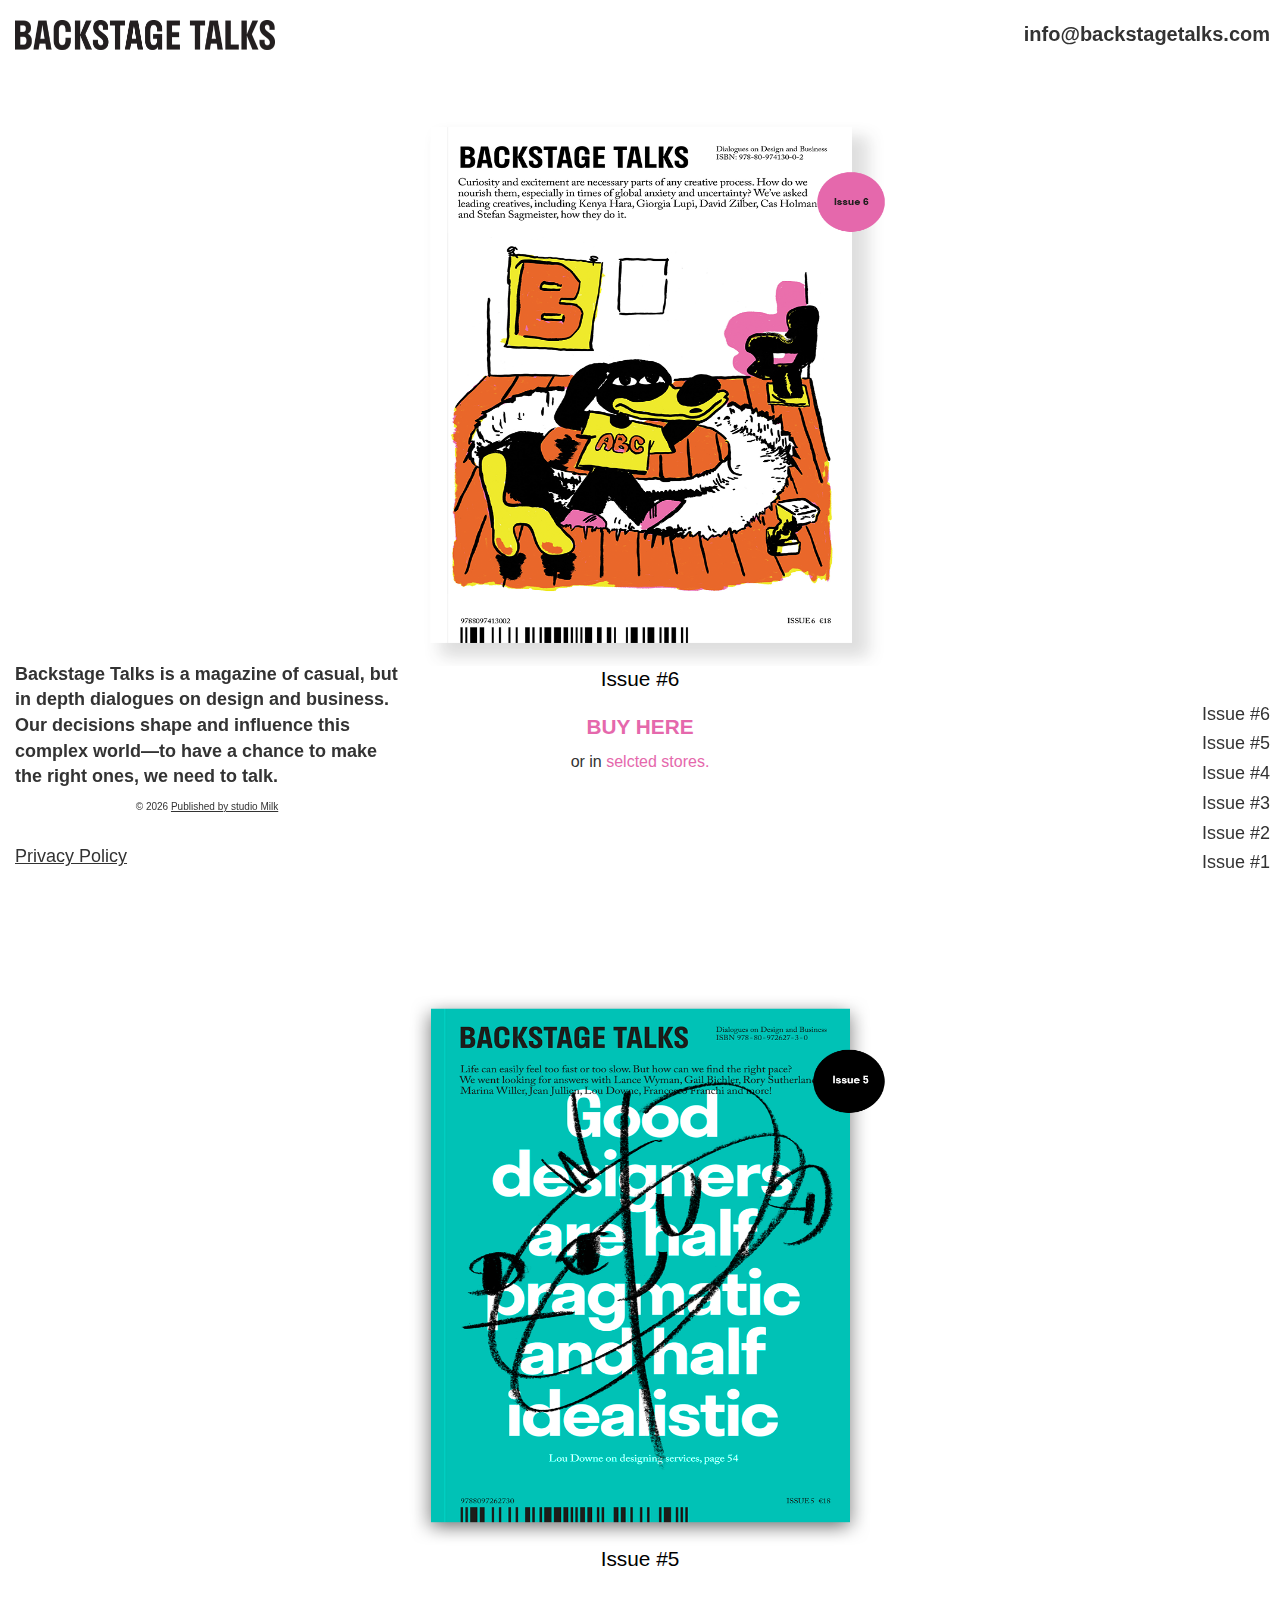
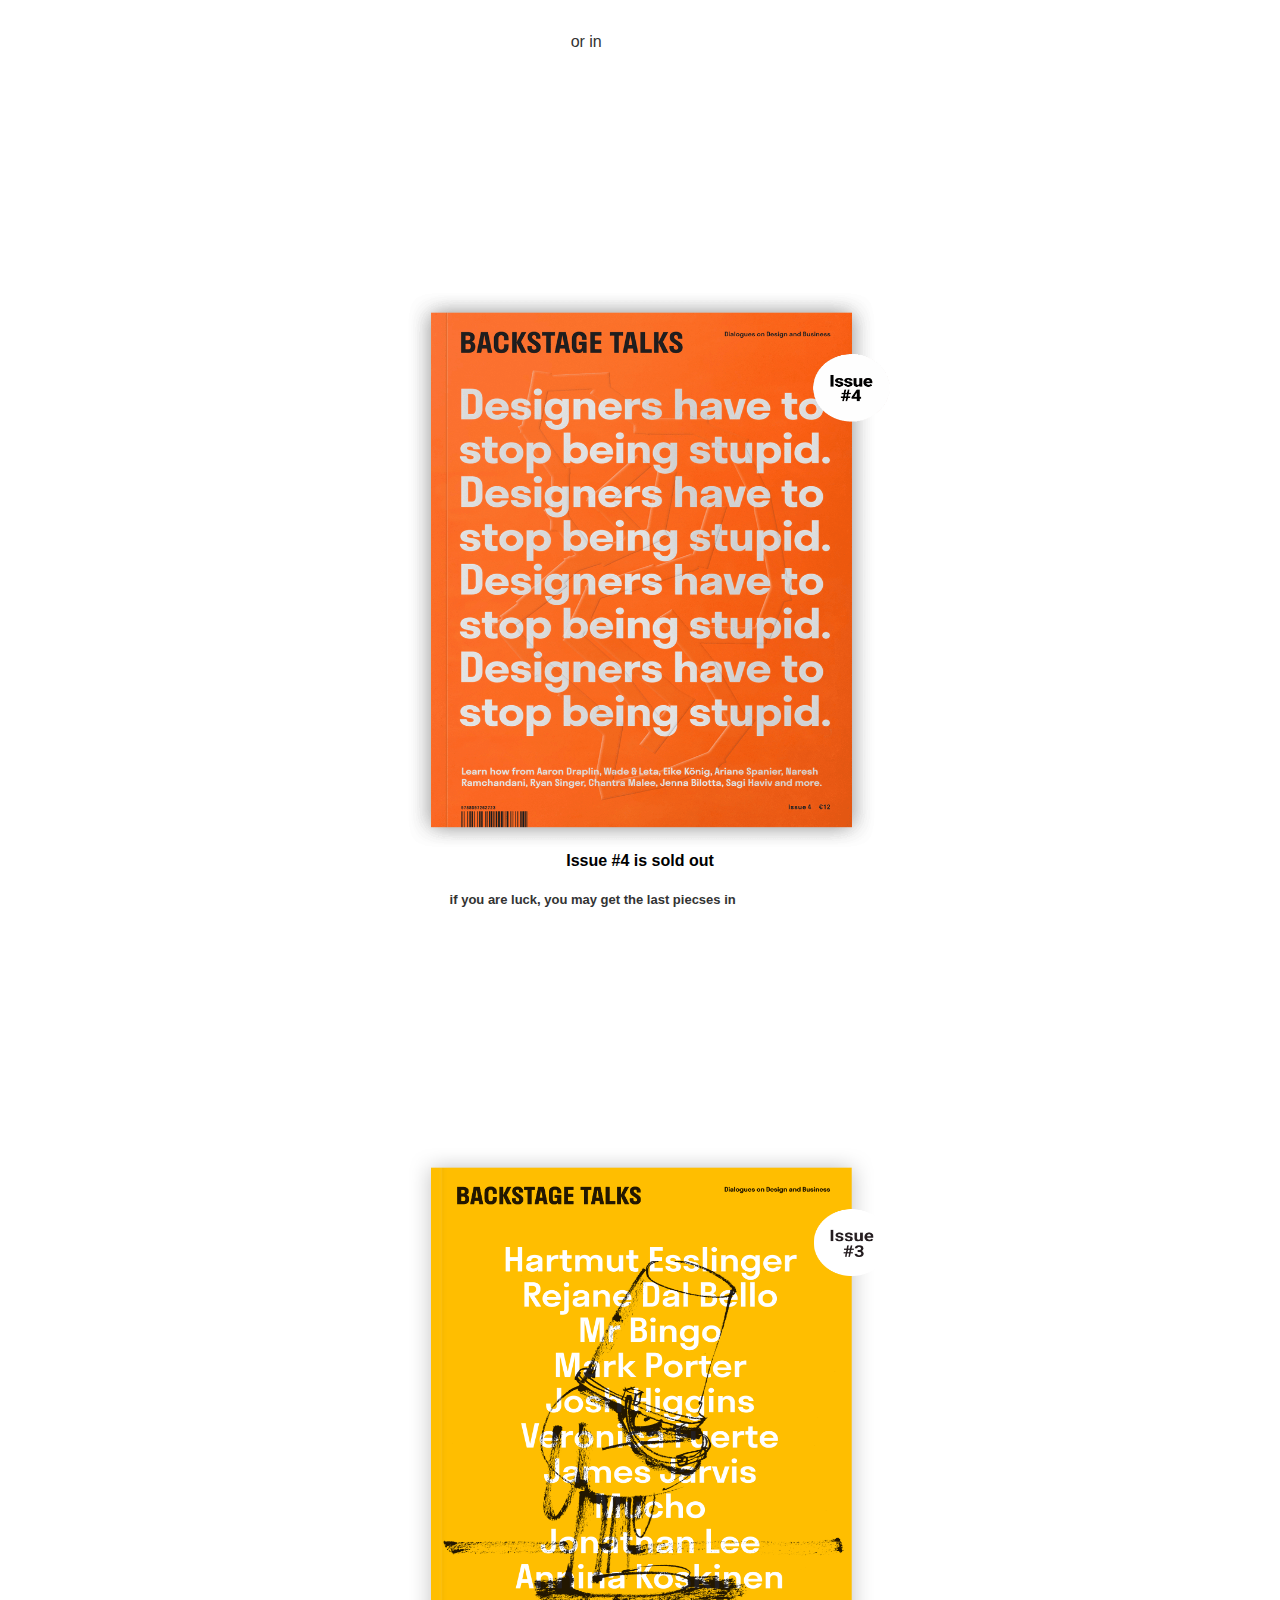
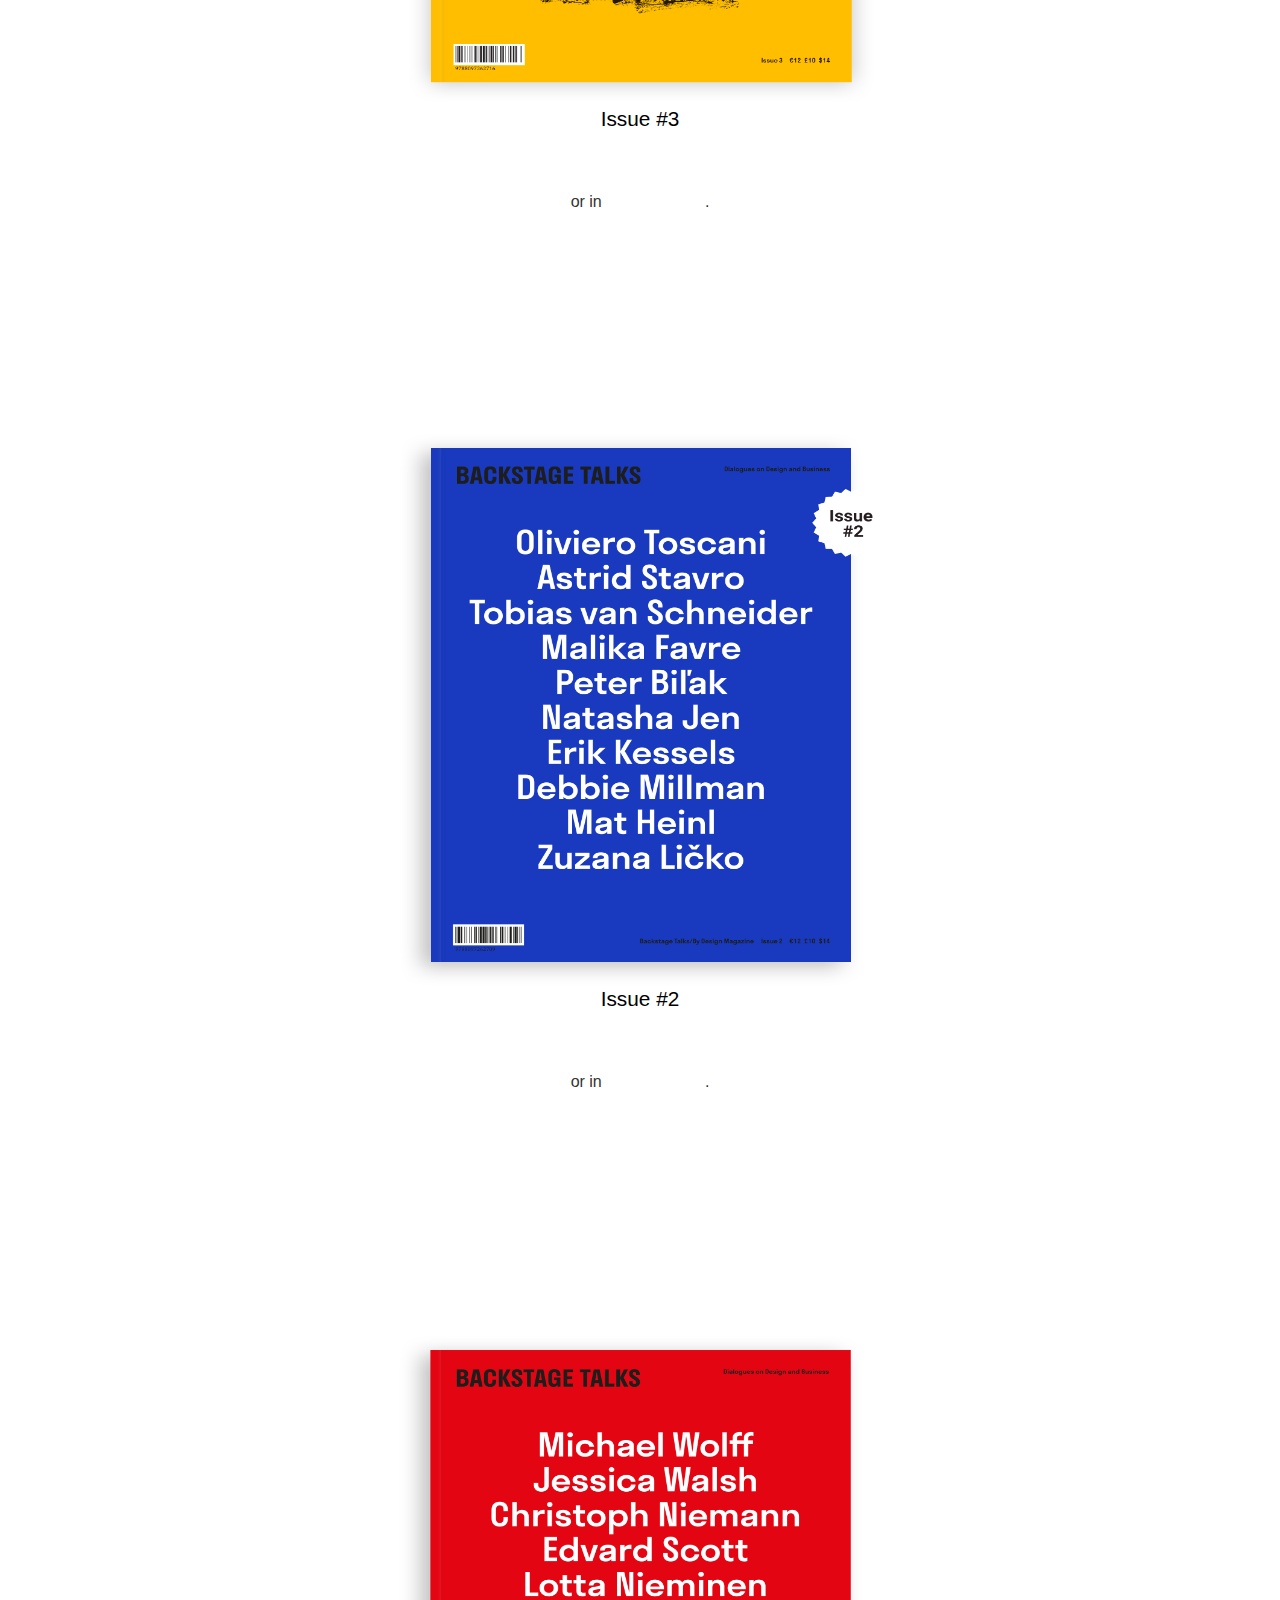
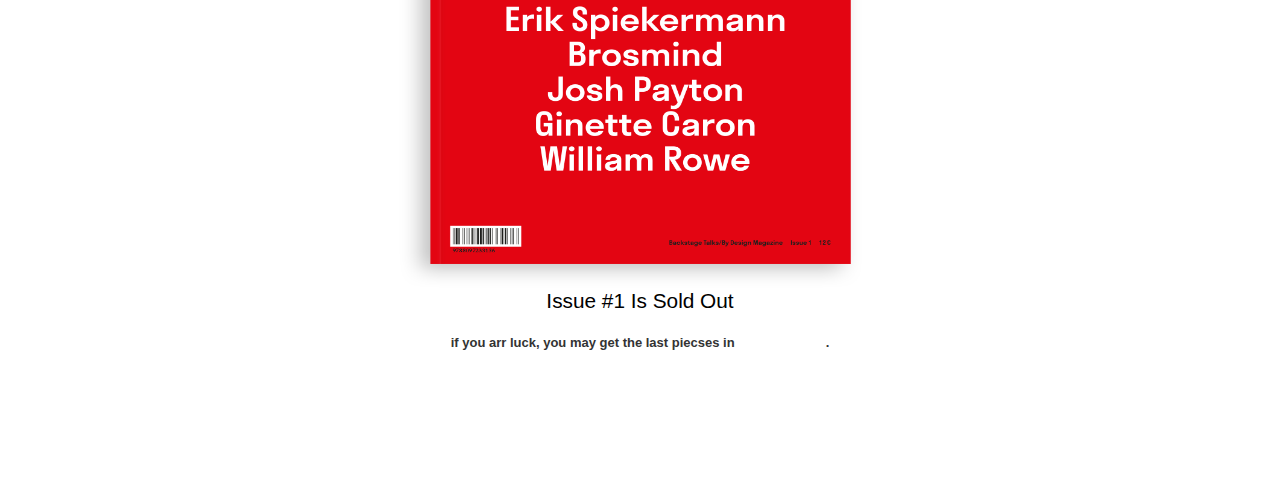
<file: BackgroundColor/index.html>
<!DOCTYPE html>
<html lang="en">
<head>
    <meta charset="UTF-8">
    <meta http-equiv="X-UA-Compatible" content="IE=edge">
    <meta name="viewport" content="width=device-width, initial-scale=1.0">
    <title>BackGround scroll</title>
    <link rel="stylesheet" href="./main.css">
    <link rel="stylesheet" href="./css/all.css">
</head>
<body>
    <div class="logo" id="logo">
        <img src="./images/logo.png" alt="" class="logo__image">
    </div>
    <section class="main-container">

        <section class="section1" id="six">
            <div class="img">
                <img src="./images/backstagetalks_cover_issue_6.png" alt="" class="img__images">
            </div>
            <button class="section1__tag">
                issue #6
            </button>
            <li class="section1__buy"><a href="#">BUY HERE</a></li>
            <li class="link-item"> or in <a href="#" class="links">selcted stores.</a></li>
        </section>

        <section class="section1" id="five">
            <div class="img">
                <img src="./images/backstagetalks_cover_issue_5.png" alt="" class="img__images">
            </div>
            <button class="section1__tag ">
                issue #5
            </button>
            <li class="section1__buy1"><a href="#">BUY HERE</a></li>
            <li class="link-item5"> or in <a href="#" class="links1">selcted stores.</a></li>
        </section>
        
        <section class="section1" id="four">
            <div class="img">
                <img src="./images/backstagetalks_cover_issue_4.png" alt="" class="img__images">
            </div>
            <button class="section1__tag2">
                Issue #4 is sold out
            </button>
            <!-- <li class="section1__buy"><a href="#">BUY HERE</a></li> -->
            <li class="link-item section1__item1"> if you are luck, you may get the last piecses in
                <a href="#" class="links1">selcted stores.</a>
            </li>
        </section>
        
        <section class="section1" id="three">
            <div class="img">
                <img src="./images/backstagetalks_cover_issue_3.png" alt="" class="img__images">
            </div>
            <button class="section1__tag">
                issue #3
            </button>
            <li class="section1__buy1"><a href="#">BUY HERE</a></li>
            <li class="link-item"> or in <a href="#" class="links1">selcted stores</a>.</li>
        </section>
        
        <section class="section1" id="two">
            <div class="img">
                <img src="./images/backstagetalks_cover2017.png" alt="" class="img__images">
            </div>
            <button class="section1__tag">
                issue #2
            </button>
            <li class="section1__buy1"><a href="#">BUY HERE</a></li>
            <li class="link-item"> or in <a href="#" class="links1">selcted stores</a>.</li>
        </section>

        <section class="section1" id="one">
            <div class="img">
                <img src="./images/backstagetalks_cover2016_n.png" alt="" class="img__images">
            </div>
            <button class="section1__tag">
                issue #1 is sold out
            </button>
            <li class="section1__item3"> if you arr luck, you may get the last piecses in
                <a href="#" class="links1">selcted stores</a>.
            </li>
        </section>
    </section>

    <div class="parag">
        <p class="parag__p">
            Backstage Talks is a magazine of casual, but in depth dialogues on design and business. Our decisions shape and influence this complex world—to have a chance to make the right ones, we need to talk.
        </p>
        <li class="li">&copy; <span class="date"> </span>
            <a href="#">Published by studio Milk</a>
        </li>
        <li class="href"><a  href="#">Privacy Policy</a></li>
    </div>

    <a class="back-to-top" href="#logo">
        <i class= "fas fa-arrow-up"></i>
    </a>
    
     
    <li class="email">
        <a href="#">info@backstagetalks.com</a>
    </li>
    <div class="markdown">
        <ul class="mark-down">
            <li><a class="scroll-link" href="#six">Issue #6</a></li>
            <li><a class="scroll-link" href="#five">Issue #5</a></li>
            <li><a class="scroll-link" href="#four">Issue #4</a></li>
            <li><a class="scroll-link" href="#three">Issue #3</a></li>
            <li><a class="scroll-link" href="#two">Issue #2</a></li>
            <li><a class="scroll-link" href="#one">Issue #1</a></li>
        </ul>
    </div>
    
    <!-- functionality with Javascript -->
    <script src="./scripts/script.js"></script>
</body>
</html>
</file>
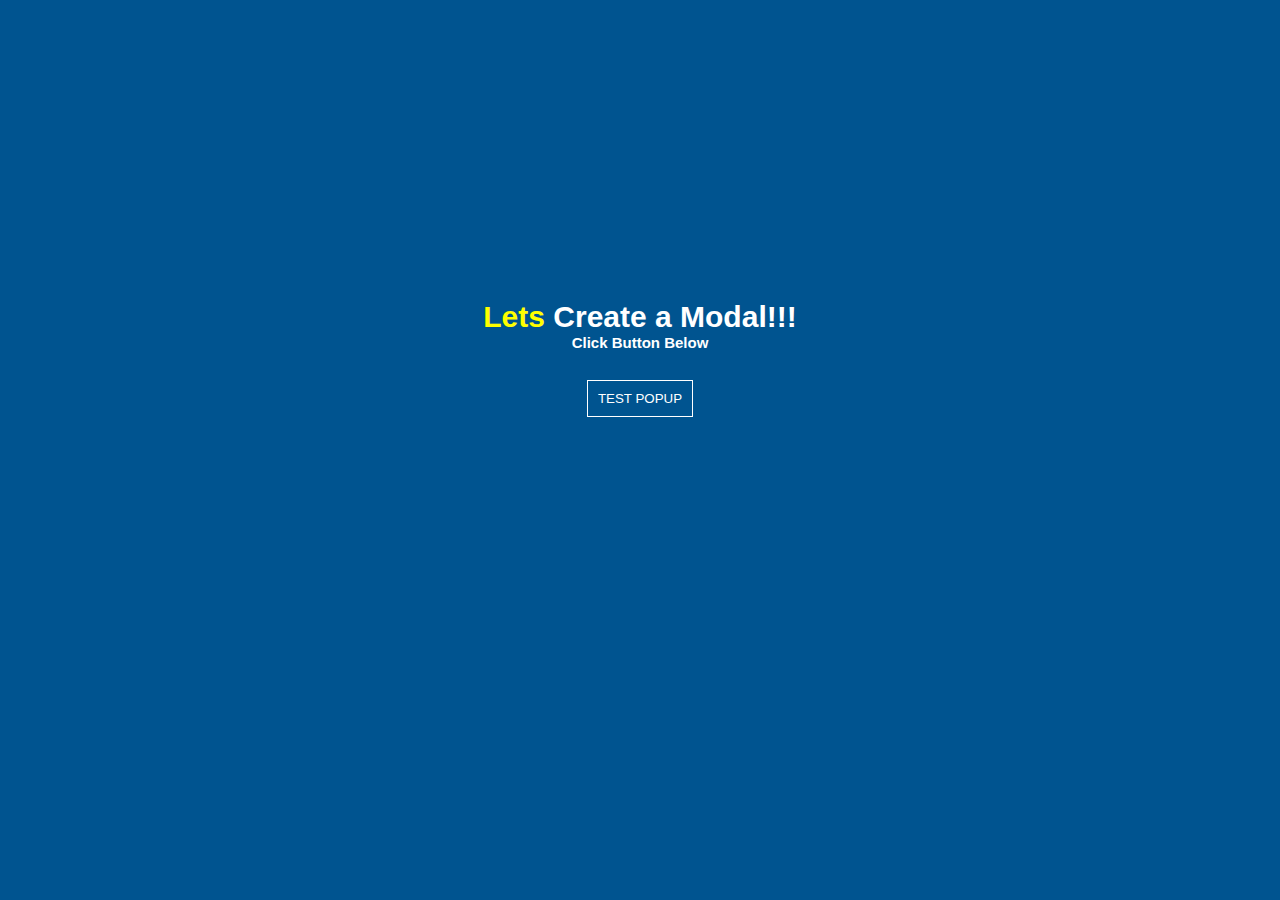
<file: MODULA/index.html>
<!DOCTYPE html>
<html lang="en">

<head>
    <meta charset="UTF-8">
    <meta http-equiv="X-UA-Compatible" content="IE=edge">
    <meta name="viewport" content="width=device-width, initial-scale=1.0">
    <title>Modula Tutorial</title>
    <link rel="stylesheet" href="./styles.css">
</head>

<body class="mod">
    <div class="headerr">
        <h1 class="modula"><span> Lets</span> Create a Modal!!!</h1>
        <p class="click">click Button Below</p>
    </div>

    <section class="section1">
        <div class="container">
            <form>
                <button class="btn">TEST POPUP</button>
            </form>
        </div>
    </section>

    <div class="modulapopup">
        <div class="modula-content">
            <span class="close">&times;</span>
            <h1>hello World!!!</h1>
            <hr>
            <span class="popup">
                Lorem ipsum dolor sit amet consectetur adipisicing
                elit. Porro, magni! Facilis quo neque corporis fugit
                quibusdam dignissimos, illum consequatur illo sapiente
                excepturi soluta id? Adipisci totam corporis, in, eius nesciunt nostrum officiis deserunt voluptas quas
                quasi facilis illum officia cupiditate vero animi dignissimos numquam.
                Sint asperiores vel nostrum possimus veniam.
            </span>
        </div>
    </div>

    <script src="script.js"></script>
</body>

</html>
</file>
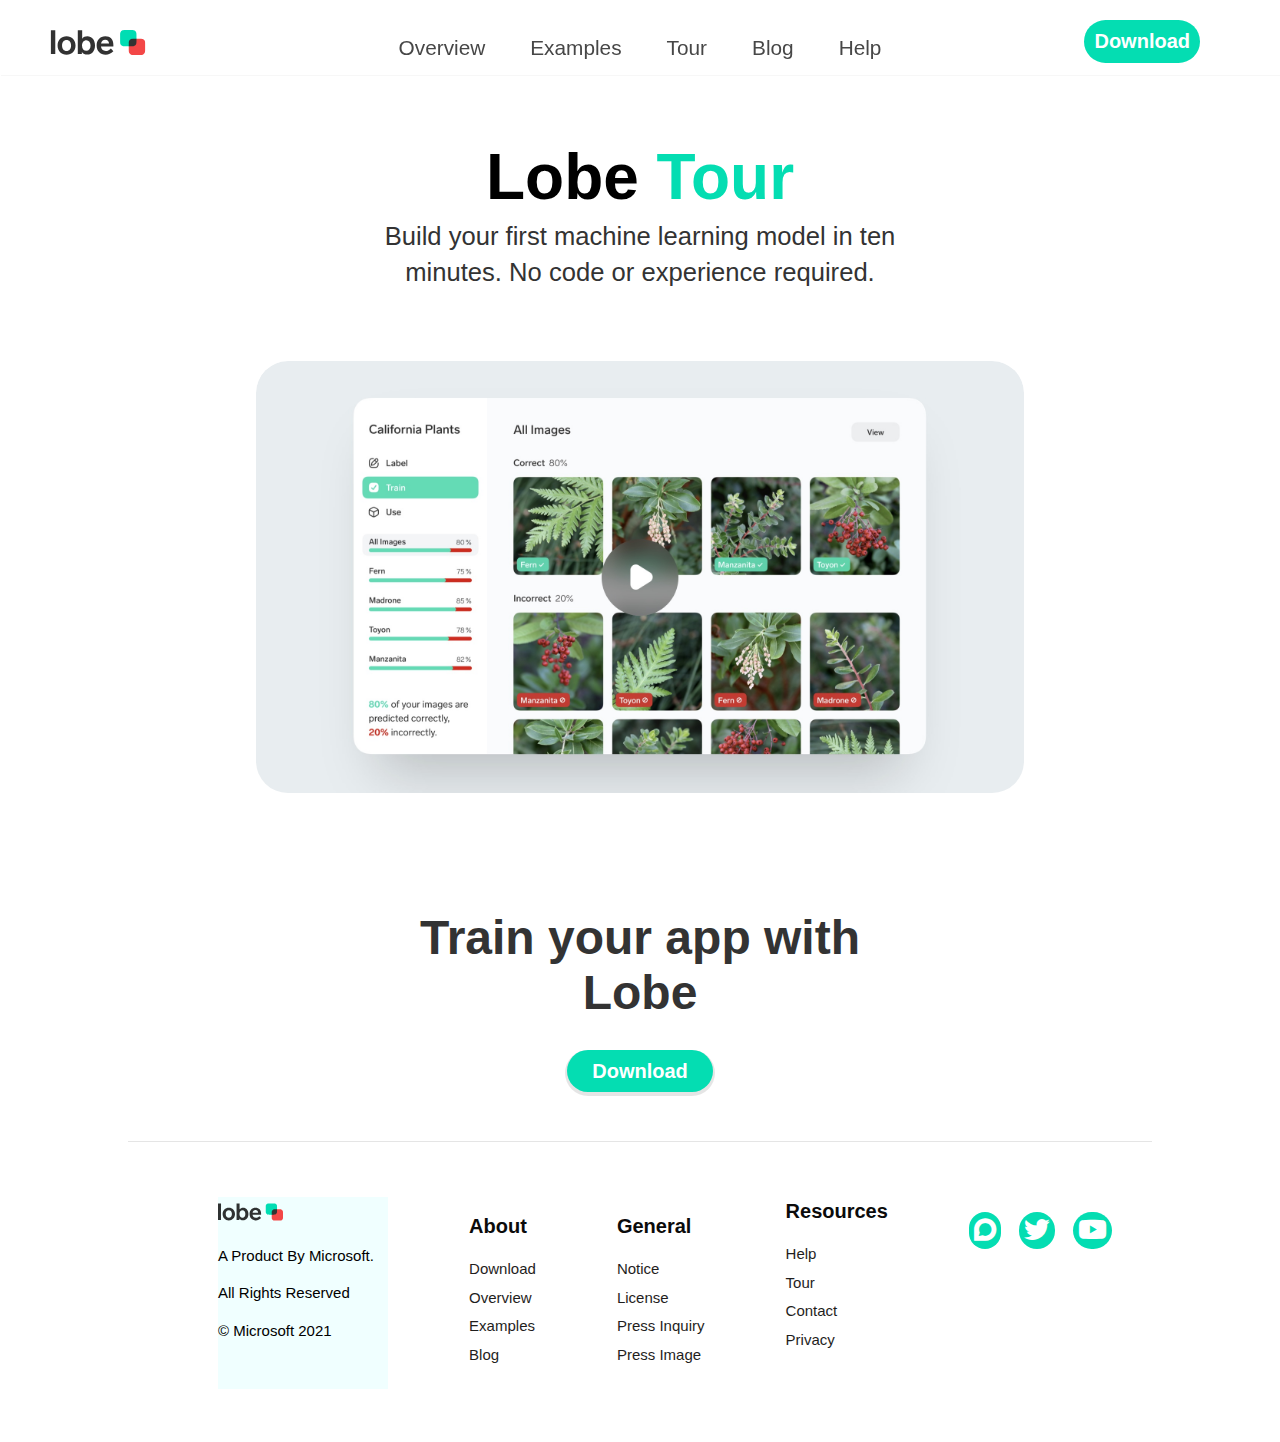
<file: project3/index.html>
<!DOCTYPE html>
<html lang="en">

<head>
    <meta charset="UTF-8">
    <meta http-equiv="X-UA-Compatible" content="IE=edge">
    <meta name="viewport" content="width=device-width, initial-scale=1.0">
    <title>Lobe Tour | Match</title>
    <link rel="stylesheet" href="./styles/style.css">
    <link rel="stylesheet" href="./styles/header.css">
    <link rel="stylesheet" href="./styles/footer.css">
    <link rel="stylesheet" href="./css/all.css">
</head>

<body>
    <div class="header">
        <header>
            <svg width="196px" height="25px" viewBox="0 0 196 52" version="1.1" xmlns="http://www.w3.org/2000/svg">
                <defs>
                    <path d="M14.7318403,-3.55271368e-15 L23.7444592,
            -3.13837756e-15 C27.3105342,-3.7934549e-15 28.6036791,
            0.371302445 29.9073828,1.06853082 C31.2110865,
            1.76575919 32.2342408,2.78891348 32.9314692,
            4.09261719 C33.6286976,5.39632089 34,6.68946584 34,
            10.2555408 L34,23.7444592 C34,27.3105342 33.6286976,
            28.6036791 32.9314692,29.9073828 C32.2342408,
            31.2110865 31.2110865,32.2342408 29.9073828,
            32.9314692 C28.6036791,33.6286976 27.3105342,
            34 23.7444592,34 L10.2555408,34 C6.68946584,
            34 5.39632089,33.6286976 4.09261719,32.9314692 C2.78891348,
            32.2342408 1.76575919,31.2110865 1.06853082,
            29.9073828 C0.371302445,28.6036791 -1.02954229e-16,
            27.3105342 1.77192988e-16,23.7444592 L0,
            15.0409072 L0,15.0409072 L14.7318403,-3.55271368e-15 Z" id="header-logo-path-1">
                    </path>
                    <path d="M10.2555408,-3.9670498e-15 L23.7444592,
            -3.13837756e-15 C27.3105342,-3.7934549e-15 28.6036791,
            0.371302445 29.9073828,1.06853082 C31.2110865,
            1.76575919 32.2342408,2.78891348 32.9314692,
            4.09261719 C33.6286976,5.39632089 34,6.68946584 34,
            10.2555408 L34,19 L34,19 L19.5,34 L10.2555408,
            34 C6.68946584,34 5.39632089,33.6286976 4.09261719,
            32.9314692 C2.78891348,32.2342408 1.76575919,
            31.2110865 1.06853082,29.9073828 C0.371302445,
            28.6036791 1.60494146e-16,27.3105342 -2.76224082e-16,
            23.7444592 L2.76224082e-16,10.2555408 C-1.60494146e-16,
            6.68946584 0.371302445,5.39632089 1.06853082,
            4.09261719 C1.76575919,2.78891348 2.78891348,
            1.76575919 4.09261719,1.06853082 C5.39632089,
            0.371302445 6.68946584,-3.31197246e-15 10.2555408,
            -3.9670498e-15 Z" id="header-logo-path-3">
                    </path>
                    <path d="M33.999,18 L34,23.7444592 C34,
            27.3105342 33.6286976,28.6036791 32.9314692,
            29.9073828 C32.2342408,31.2110865 31.2110865,
            32.2342408 29.9073828,32.9314692 C28.6036791,
            33.6286976 27.3105342,34 23.7444592,34 L18,
            34 L18,28.2555408 C18,24.6894658 18.3713024,
            23.3963209 19.0685308,22.0926172 C19.7657592,
            20.7889135 20.7889135,19.7657592 22.0926172,
            19.0685308 C23.3963209,18.3713024 24.6894658,
            18 28.2555408,18 L33.999,18 Z" id="header-logo-path-5">
                    </path>
                </defs>
                <g stroke="none" stroke-width="1" fill="none" fill-rule="evenodd">
                    <g>
                        <path d="M9.13638752,50.1738853 L9.13638752,
            0.275153484 L-4.54747351e-13,0.275153484 L-4.54747351e-13,
            50.1738853 L9.13638752,50.1738853 Z M32.6507879,
            51.2983638 C43.4738931,51.2983638 51.2749625,
            43.5675744 51.2749625,32.1822299 C51.2749625,
            20.7968855 43.4738931,13.066096 32.6507879,
            13.066096 C21.7574028,13.066096 13.9563335,
            20.7968855 13.9563335,32.1822299 C13.9563335,
            43.5675744 21.7574028,51.2983638 32.6507879,
            51.2983638 Z M32.6507879,43.5675744 C26.9581157,
            43.5675744 23.2332808,39.1399404 23.2332808,
            32.1822299 C23.2332808,25.3650792 26.9581157,
            20.7968855 32.6507879,20.7968855 C38.2731802,
            20.7968855 41.9980152,25.3650792 41.9980152,
            32.1822299 C41.9980152,39.1399404 38.2731802,
            43.5675744 32.6507879,43.5675744 Z M75.8435614,
            51.157804 C84.979949,51.157804 91.7970997,
            43.7081342 91.7970997,32.1822299 C91.7970997,
            20.7968855 85.1205088,13.2066558 75.9138414,
            13.2066558 C71.2753677,13.2066558 67.6910926,
            14.8230936 65.0907361,18.0559692 L65.0907361,
            0.275153484 L55.9543486,0.275153484 L55.9543486,
            50.1738853 L64.458217,50.1738853 L64.458217,
            45.6056916 C66.9882935,49.3305265 70.7834084,
            51.157804 75.8435614,51.157804 Z M73.7351643,
            43.2161748 C68.4641715,43.2161748 64.7393366,
            38.9993806 64.7393366,32.1822299 C64.7393366,
            25.4353591 68.4641715,21.0780051 73.8054442,
            21.0780051 C79.1467169,21.0780051 82.5201523,
            25.4353591 82.5201523,32.1822299 C82.5201523,
            38.9291007 79.0061571,43.2161748 73.7351643,
            43.2161748 Z M113.976182,51.2983638 C120.090534,
            51.2983638 124.939847,49.4008064 130,44.2703734 L124.869567,
            38.6479811 C122.62061,40.5455385 120.793333,
            41.8105768 119.317455,42.5133758 C117.911857,
            43.2161748 116.225139,43.5675744 114.187022,
            43.5675744 C108.21323,43.5675744 104.910074,
            40.1238591 104.066715,34.5717466 L129.85944,
            34.5717466 C129.92972,33.5175481 130,32.3227897 130,
            30.9874715 C130,19.7426869 123.955928,13.066096 113.203103,
            13.066096 C102.028598,13.066096 95.1411676,21.2185649 95.1411676,
            32.3930696 C95.1411676,43.848694 102.379998,51.2983638 113.976182,
            51.2983638 Z M121.074452,28.0357156 L104.277555,
            28.0357156 C105.331754,23.1864022 108.21323,20.2346462 112.921983,
            20.2346462 C117.771297,20.2346462 120.723053,23.1864022 121.074452,
            28.0357156 Z" fill-opacity="0.80345826" fill="#000000" fill-rule="nonzero"></path>
                        <g transform="translate(144.000000, 
            0.000000)">
                            <g transform="translate(18.000000, 18.000000)">
                                <mask fill="white">
                                    <use xlink:href="#header-logo-path-1"></use>
                                </mask>
                                <use fill="#F34747" fill-rule="nonzero" transform="translate(17.000000,
                 17.000000) rotate(-360.000000) translate(-17.000000, -17.000000) " xlink:href="#header-logo-path-1">
                                </use>
                            </g>
                            <g>
                                <mask fill="white">
                                    <use xlink:href="#header-logo-path-3"></use>
                                </mask>
                                <use fill="#00DDB3" fill-rule="nonzero" transform="translate(17.000000, 
                    17.000000) rotate(-360.000000) translate(-17.000000, -17.000000) "
                                    xlink:href="#header-logo-path-3"></use>
                            </g>
                            <mask fill="white">
                                <use xlink:href="#header-logo-path-5"></use>
                            </mask>
                            <use fill="#333333" fill-rule="nonzero" xlink:href="#header-logo-path-5"></use>
                        </g>
                    </g>
                </g>
            </svg>

            <ul class="nav-links">
                <li class="nav-items">
                    <a href="#" class="links">Overview</a>
                </li>
                <li class="nav-items">
                    <a href="#" class="links">Examples</a>
                </li>
                <li class="nav-items">
                    <a href="#" class="links">Tour</a>
                </li>
                <li class="nav-items">
                    <a href="#" class="links">Blog</a>
                </li>
                <li class="nav-items">
                    <a href="#" class="links">Help</a>
                </li>
                <button class="download">Download</button>
            </ul>

            <div class="hamburger-con">
                <span class="hamburger top"></span>
                <span class="hamburger middle"></span>
                <span class="hamburger bottom"></span>
            </div>
        </header>
    </div>
    <div class="lobe-header">
        <h2>Lobe <span class="green">Tour</span></h2>
        <p>Build your first machine learning model in ten minutes. No code or experience required.</p>
       <div class="vido-container">
            <div class="video-con">        
                <img src="./Video (1).jpg" alt="video link">  
           </div>
        </div>
    </div>
    <div class="times">&times;</div>
    <div class="embeded-video-con play-video"> 
        <iframe class="iframe" 
        src="https://www.youtube.com/embed/Mdcw3Sb98DA?autoplay=0" 
        title="YouTube video player" frameborder="0" 
        allow="accelerometer; autoplay=0; clipboard-write; 
        encrypted-media; gyroscope; picture-in-picture;
         web-share" allowfullscreen>
        </iframe>
       </div> 
    <div class="download-button2">
        <h1 class="bold-text">Train your app with Lobe</h1>
        <button class="download1">
            Download
        </button>
    </div>
    <footer>
        <ul class="about-con">
            <h5 href="#">about</h5>
            <li class="about-items"><a href="#">download</a></li> 
            <li class="about-items"><a href="#">Overview</a></li> 
            <li class="about-items"><a href="#">Examples</a></li> 
            <li class="about-items"><a href="#">Blog</a></li>
        </ul>
        <ul class="general-con">
            <h5 class="gen-heading">general</h5>
            <li class="general-items"><a href="#">notice</a></li> 
            <li class="general-items"><a href="#">license</a></li> 
            <li class="general-items"><a href="#">press inquiry</a></li> 
            <li class="general-items"><a href="#">press image</a></li>
        </ul> 
        <ul class="resources-con">
            <h5 class="res-heading">resources</h5>
            <li class="resources-items"><a href="#">Help</a></li> 
            <li class="resources-items"><a href="#">Tour</a></li> 
            <li class="resources-items"><a href="#">contact</a></li> 
            <li class="resources-items"><a href="#">privacy</a></li>
        </ul>
        <ul class="social-icon">
            <li class="fa-brands fa-discourse resources-items"><a href="#"></a></li> 
            <li class="fa-brands fa-twitter"><a href="#"></a></li> 
            <li class=" fa-brands fa-youtube resources-items"><a href="#"></a></li> 
        </ul>
        <ul class="lobe">
            <svg  width="65px" height="30px" viewBox="0 0 196 52" version="1.1" xmlns="http://www.w3.org/2000/svg">
                <defs>
                    <path d="M14.7318403,-3.55271368e-15 L23.7444592,
            -3.13837756e-15 C27.3105342,-3.7934549e-15 28.6036791,
            0.371302445 29.9073828,1.06853082 C31.2110865,
            1.76575919 32.2342408,2.78891348 32.9314692,
            4.09261719 C33.6286976,5.39632089 34,6.68946584 34,
            10.2555408 L34,23.7444592 C34,27.3105342 33.6286976,
            28.6036791 32.9314692,29.9073828 C32.2342408,
            31.2110865 31.2110865,32.2342408 29.9073828,
            32.9314692 C28.6036791,33.6286976 27.3105342,
            34 23.7444592,34 L10.2555408,34 C6.68946584,
            34 5.39632089,33.6286976 4.09261719,32.9314692 C2.78891348,
            32.2342408 1.76575919,31.2110865 1.06853082,
            29.9073828 C0.371302445,28.6036791 -1.02954229e-16,
            27.3105342 1.77192988e-16,23.7444592 L0,
            15.0409072 L0,15.0409072 L14.7318403,-3.55271368e-15 Z" id="header-logo-path-1">
                    </path>
                    <path d="M10.2555408,-3.9670498e-15 L23.7444592,
            -3.13837756e-15 C27.3105342,-3.7934549e-15 28.6036791,
            0.371302445 29.9073828,1.06853082 C31.2110865,
            1.76575919 32.2342408,2.78891348 32.9314692,
            4.09261719 C33.6286976,5.39632089 34,6.68946584 34,
            10.2555408 L34,19 L34,19 L19.5,34 L10.2555408,
            34 C6.68946584,34 5.39632089,33.6286976 4.09261719,
            32.9314692 C2.78891348,32.2342408 1.76575919,
            31.2110865 1.06853082,29.9073828 C0.371302445,
            28.6036791 1.60494146e-16,27.3105342 -2.76224082e-16,
            23.7444592 L2.76224082e-16,10.2555408 C-1.60494146e-16,
            6.68946584 0.371302445,5.39632089 1.06853082,
            4.09261719 C1.76575919,2.78891348 2.78891348,
            1.76575919 4.09261719,1.06853082 C5.39632089,
            0.371302445 6.68946584,-3.31197246e-15 10.2555408,
            -3.9670498e-15 Z" id="header-logo-path-3">
                    </path>
                    <path d="M33.999,18 L34,23.7444592 C34,
            27.3105342 33.6286976,28.6036791 32.9314692,
            29.9073828 C32.2342408,31.2110865 31.2110865,
            32.2342408 29.9073828,32.9314692 C28.6036791,
            33.6286976 27.3105342,34 23.7444592,34 L18,
            34 L18,28.2555408 C18,24.6894658 18.3713024,
            23.3963209 19.0685308,22.0926172 C19.7657592,
            20.7889135 20.7889135,19.7657592 22.0926172,
            19.0685308 C23.3963209,18.3713024 24.6894658,
            18 28.2555408,18 L33.999,18 Z" id="header-logo-path-5">
                    </path>
                </defs>
                <g stroke="none" stroke-width="1" fill="none" fill-rule="evenodd">
                    <g>
                        <path d="M9.13638752,50.1738853 L9.13638752,
            0.275153484 L-4.54747351e-13,0.275153484 L-4.54747351e-13,
            50.1738853 L9.13638752,50.1738853 Z M32.6507879,
            51.2983638 C43.4738931,51.2983638 51.2749625,
            43.5675744 51.2749625,32.1822299 C51.2749625,
            20.7968855 43.4738931,13.066096 32.6507879,
            13.066096 C21.7574028,13.066096 13.9563335,
            20.7968855 13.9563335,32.1822299 C13.9563335,
            43.5675744 21.7574028,51.2983638 32.6507879,
            51.2983638 Z M32.6507879,43.5675744 C26.9581157,
            43.5675744 23.2332808,39.1399404 23.2332808,
            32.1822299 C23.2332808,25.3650792 26.9581157,
            20.7968855 32.6507879,20.7968855 C38.2731802,
            20.7968855 41.9980152,25.3650792 41.9980152,
            32.1822299 C41.9980152,39.1399404 38.2731802,
            43.5675744 32.6507879,43.5675744 Z M75.8435614,
            51.157804 C84.979949,51.157804 91.7970997,
            43.7081342 91.7970997,32.1822299 C91.7970997,
            20.7968855 85.1205088,13.2066558 75.9138414,
            13.2066558 C71.2753677,13.2066558 67.6910926,
            14.8230936 65.0907361,18.0559692 L65.0907361,
            0.275153484 L55.9543486,0.275153484 L55.9543486,
            50.1738853 L64.458217,50.1738853 L64.458217,
            45.6056916 C66.9882935,49.3305265 70.7834084,
            51.157804 75.8435614,51.157804 Z M73.7351643,
            43.2161748 C68.4641715,43.2161748 64.7393366,
            38.9993806 64.7393366,32.1822299 C64.7393366,
            25.4353591 68.4641715,21.0780051 73.8054442,
            21.0780051 C79.1467169,21.0780051 82.5201523,
            25.4353591 82.5201523,32.1822299 C82.5201523,
            38.9291007 79.0061571,43.2161748 73.7351643,
            43.2161748 Z M113.976182,51.2983638 C120.090534,
            51.2983638 124.939847,49.4008064 130,44.2703734 L124.869567,
            38.6479811 C122.62061,40.5455385 120.793333,
            41.8105768 119.317455,42.5133758 C117.911857,
            43.2161748 116.225139,43.5675744 114.187022,
            43.5675744 C108.21323,43.5675744 104.910074,
            40.1238591 104.066715,34.5717466 L129.85944,
            34.5717466 C129.92972,33.5175481 130,32.3227897 130,
            30.9874715 C130,19.7426869 123.955928,13.066096 113.203103,
            13.066096 C102.028598,13.066096 95.1411676,21.2185649 95.1411676,
            32.3930696 C95.1411676,43.848694 102.379998,51.2983638 113.976182,
            51.2983638 Z M121.074452,28.0357156 L104.277555,
            28.0357156 C105.331754,23.1864022 108.21323,20.2346462 112.921983,
            20.2346462 C117.771297,20.2346462 120.723053,23.1864022 121.074452,
            28.0357156 Z" fill-opacity="0.80345826" fill="#000000" fill-rule="nonzero"></path>
                        <g transform="translate(144.000000, 
            0.000000)">
                            <g transform="translate(18.000000, 18.000000)">
                                <mask fill="white">
                                    <use xlink:href="#header-logo-path-1"></use>
                                </mask>
                                <use fill="#F34747" fill-rule="nonzero" transform="translate(17.000000,
                 17.000000) rotate(-360.000000) translate(-17.000000, -17.000000) " xlink:href="#header-logo-path-1">
                                </use>
                            </g>
                            <g>
                                <mask fill="white">
                                    <use xlink:href="#header-logo-path-3"></use>
                                </mask>
                                <use fill="#00DDB3" fill-rule="nonzero" transform="translate(17.000000, 
                    17.000000) rotate(-360.000000) translate(-17.000000, -17.000000) "
                                    xlink:href="#header-logo-path-3"></use>
                            </g>
                            <mask fill="white">
                                <use xlink:href="#header-logo-path-5"></use>
                            </mask>
                            <use fill="#333333" fill-rule="nonzero" xlink:href="#header-logo-path-5"></use>
                        </g>
                    </g>
                </g>
            </svg>

            <p>A product by microsoft.</p>
            <p>all rights reserved</p>
            <p>&copy; Microsoft 2021</p> 
        </ul>

    </footer>
    <script src="./script.js"></script>
</body>
</html>
</file>
<file: BackgroundColor/main.css>
html {
  scroll-behavior: smooth;
}

body {
  background: #fff;
  -webkit-font-smoothing: antialiased;
  transition: background-color 500ms ease-out 200ms;
  transition: background-color 500ms ease-out 200ms;
  font-family: "Helvetica Neue", Helvetica, Arial, sans-serif;
  font-size: 14px;
  line-height: 1.42857143;
  color: #333;
  background-color: #fff;
  margin: 0;
  padding: 0;
  box-sizing: border-box;
}

a {
  text-decoration: none;
  color: #333;
}

a:hover {
  text-decoration: underline;
}

li {
  list-style: none;
}

button {
  background-color: transparent;
  border: none;
  outline: none;
}

.parag .parag__p {
  font-size: 17px;
  font-weight: 700;
  text-align: center;
  margin-bottom: 4px;
}
.parag .li {
  font-size: 10px;
  text-align: center;
}
.parag .li a {
  text-decoration: underline;
}
.parag .href {
  text-decoration: underline;
  font-size: 18px;
  margin: 30px 0;
  text-align: center;
}

.email {
  text-align: center;
  margin-bottom: 70px;
  font-size: 17px;
  font-weight: 700;
}

.markdown {
  display: none;
}

.back-to-top {
  width: 2rem;
  height: 2rem;
  display: grid;
  place-items: center;
  font-size: 2rem;
  position: fixed;
  color: aqua;
  right: 40px;
  bottom: 70px;
  -webkit-animation: inifinity 2s ease-in-out infinite;
          animation: inifinity 2s ease-in-out infinite;
  visibility: hidden;
  z-index: -7;
}

.show-back-to-top {
  visibility: visible;
  z-index: 7;
  text-decoration: none !important;
  cursor: pointer !important;
}

@-webkit-keyframes inifinity {
  0% {
    transform: scale(1);
  }
  50% {
    transform: scale(1.5);
  }
  100% {
    transform: scale(1);
  }
}

@keyframes inifinity {
  0% {
    transform: scale(1);
  }
  50% {
    transform: scale(1.5);
  }
  100% {
    transform: scale(1);
  }
}
.logo {
  width: 140px;
  height: 20px;
  margin: 26px 15px 0px;
}
.logo .logo__image {
  width: 100%;
  height: 100%;
}

section.main-container {
  height: auto;
  display: flex;
  justify-content: center;
  align-items: center;
  flex-direction: column;
  margin: 0 auto;
}

.section1 {
  width: 400px;
  height: 500px;
  padding-top: 40px;
  padding-bottom: 40px;
  height: auto;
  display: flex;
  justify-content: center;
  align-items: center;
  flex-direction: column;
}
.section1 .section1__tag {
  font-size: 1.3rem;
  text-transform: capitalize;
  margin-bottom: 10px;
}
.section1 .section1__buy a {
  color: #e568ac;
  font-weight: 700;
  font-size: 1.3rem;
}
.section1 .section1__buy1 a {
  color: white;
  font-size: 1.3rem;
}
.section1 .links1 {
  color: white;
}
.section1 .section1__tag2 {
  font-size: 16px;
  font-weight: 700;
}
.section1 .section1__item1 {
  font-size: 13px;
  font-weight: 600;
  margin-top: 20px;
}
.section1 .section1__item3 {
  font-size: 13px;
  font-weight: 600;
}

.img {
  width: 100%;
  height: 70%;
}
.img .img__images {
  width: 100%;
  height: 100%;
}

.section1 li {
  margin-top: 10px;
  font-size: 16px;
}

.links {
  color: #e568ac;
}

@media screen and (min-width: 1000px) {
  .section1 {
    width: 500px;
    height: 800px;
  }
  .markdown {
    display: block;
    position: fixed;
    bottom: 10px;
    right: 10px;
  }
  .markdown li {
    font-size: 18px;
    margin-top: 4px;
  }
  .back-to-top {
    display: none;
  }
  .parag {
    width: 30%;
    position: fixed;
    bottom: 0px;
    left: 15px;
  }
  .parag .href {
    text-decoration: underline;
    font-size: 18px;
    margin: 30px 0;
    text-align: start;
  }
  .email {
    position: fixed;
    top: 20px;
    right: 10px;
  }
  .email a {
    font-size: 20px;
  }
  .logo {
    position: fixed;
    top: 20px;
    left: 15px;
    width: 260px;
    height: 30px;
    margin: 0px 0px 0px;
  }
  .logo .logo__image {
    width: 100%;
    height: 100%;
  }
  .parag .parag__p {
    font-size: 18px;
    font-weight: 700;
    text-align: left;
    margin-bottom: 10px;
  }
}/*# sourceMappingURL=main.css.map */
</file>
<file: MODULA/styles.css>
:root{
    --white:#ffffff;
    --black:#1c2b2d;
    --colorgrey:#eee;
    --darg-gray:#222831;
    --light-blue:#005490;
}
*{
    margin:0;
    padding: 0;
    border: 0;
}
html{
    font-family: 'Open Sans', sans-serif;
    font-size: 10px;
}
body{
    background-color: var(--light-blue);
    display: flex;
    flex-direction: column;
    justify-content: center;
    align-items: center;
}
div.headerr .modula{
    margin-top: 30rem;
    font-size: 3rem;
    color: var(--white);
}
div.headerr span{
    color: yellow;
}
div.headerr .click{
    color:var(--white);
    text-align: center;
    font-size: 15px;
    margin-bottom: 3rem;
    text-transform: capitalize;
    font-weight: 600;
}
section.section1 .btn{
    cursor: pointer;

    background-color: transparent;
    outline: 1px solid white;
    padding: 1rem;
    color: var(--white);
}
div.modulapopup{
    display: none ;
    animation: slideIn ease 1s;
    width:40%;
    height: 20rem;
    padding: 1rem;
    text-align: center;
    background-color: var(--white);
    position: absolute;
    top:7rem;
}

@keyframes slideIn {
    from{
        transform: translateY(-30rem);
    }
    to{
        transform: translateY(0);
    }
}

div.modulapopup h1{
    margin-top: 1rem;
    border-bottom: 1px solid #222831;
    text-transform: capitalize;
    font-weight: 900;
}
div.modulapopup .popup{
    font-size: 16px;
    line-height: 1.3;
}

div.modulapopup .close{
    margin: 0;
    position: absolute;
    font-size: 16px;
    top: 1rem;
    right: 20px;
    font-weight: 800;
    color: rgb(197, 4, 4);
    cursor: pointer;
    
}
</file>
<file: project3/styles/style.css>
.download-button2{
    width: 300px;
    margin: 0 auto;
    text-align: center;
    margin-bottom: 50px;
    margin-top: 70px;
}
.download-button2 h1{
    font-size:2.3rem;
    font-weight: 900;
    color:#333333;
}
.download-button2 .download1{
    color: white;
    background-color: #04ddb2;
    padding:0.6rem 1.6rem;
    margin-top: 30px;
    font-weight: 600;
    font-size: 20PX;
     border-radius: 2rem;
     box-shadow: 0px 2px 0px 2px rgba(0,0, 0,0.10);
    cursor: pointer;
    transition: all 0.3s ease;
}
.download-button2 .download1:hover{
    transform: scale(1.08);
}
.lobe-header{
    margin: 0 auto;
    text-align: center;
    margin-top: 60px;
    width: 80%;
    height: 700px;
}
.lobe-header h2{
    text-transform: capitalize;
    font-size: 2.5rem;
    margin-bottom: 5px;
}
.lobe-header .green{
    color: #04ddb2;
}
.lobe-header p{
    color: #333333;
    font-size: 20px;
    padding-bottom: 40px;
    line-height: 1.4;
    width: 400px;
    text-align: center;
    margin: 0 auto;
    margin-bottom: 30px;
}
div.video-con{
    width: 100%;
    height: auto;
    margin-bottom: 20px;
    margin: 0 auto;
    transition: all 0.3s;
    cursor: pointer;
    border-radius: 2rem;
    overflow: hidden;
}
.video-con img{
    width: 100%;
    height: 100%;
    border-radius: 2rem;
}

div.video-con:hover{
    background-color: rgba(92, 91, 91, 0.1);
    transform: scale(1.02);
    box-shadow: 0px 40px 35px 30px  rgba(0,0, 0,0.06);
}

div.embeded-video-con{
    position: fixed;
    top: 20px;
    bottom: 0;
    height: auto;
    right: 0px;
    left: 0px;
    box-shadow: 0px 0px 0px 130px rgba(0,0,0,0.7);
    z-index: 4;
    background-color: rgb(56, 54, 54);
    opacity: 1;
    display: flex;
    justify-content: center;
    align-items: center;
    margin: 0 auto;
    display: none;
}
div.embeded-video-con iframe{
    position: fixed;
   margin-top: 40%;
   height: 50%;
   width: 100%;
   
}
.times{
    font-size: 50px;
    font-weight: lighter;
    color:rgb(247, 2, 2);
    position: fixed;
    top: 5%;
    right: 4%;
    z-index: 7;
    cursor: pointer;
    display: none;
}
@media (max-width: 650px){
.video-con {
    max-width: 1088px;
}
}
@media (min-width: 650px) and (max-width: 1200px){
div.video-con {
    max-width: 968px;
}
div.embeded-video-con iframe{
   margin-top: 50px;
   height: 80%;
   width: 100%;
   
}
}

@media screen and (min-width:900px){
    .lobe-header p{
        width: 600px;
        font-size: 1.6rem;
    }
    .lobe-header h2{
        font-size: 4rem;
    }
    .download-button2{
        width: 500px;
    }
    .download-button2 h1{
        font-size:3rem;
}
div.video-con{
    width: 75%;
}

div.embeded-video-con iframe{
    position: fixed;
    z-index: 6;
    width: 100%;
    height: 100%;  
}

}
@media (min-width: 1200px) and (max-width: 1700px){
    .video-con {
        max-width: 1088px; 
    }
    div.embeded-video-con iframe{
        position: fixed;
        margin-top: 0;
        z-index: 6;
        width: 100%;
        height: 100%;  
    }
}
</file>
<file: project3/styles/header.css>
*{
    margin: 0;
    padding: 0;
    box-sizing: border-box;
    font-family:LabGrotesque,Helvetica Neue,Helvetica,Arial,sans-serif ;
}

h5{
    padding: 20px 0 10px 0;
    font-size: 20px;
    color: rgb(11, 11, 11);
}
a{
    color: rgb(31, 30, 29);
    text-decoration: none;
}
li{
    list-style: none;
}
button{
    background-color: transparent;
    border: none;
}
header{
    padding-top: 20px;
    display: flex;
    height: auto;
    justify-content: space-between;
    align-items: center;
    position: fixed;
    width: 100%;
    z-index: 3;
    height: 75px;
    padding-bottom: 10px;
    box-shadow: 1px 1px 0px rgba(0, 0, 0, 0.1);
    background-color:rgba(255, 255, 255, 0.98);

}
.header{
    height: 80px;
}

.nav-links{
    height: 0;
    transition: all 0.5s linear;
    /* transform: translateX(0%); */
    overflow: hidden;
    background-color:rgba(255, 255, 255, 0);
}
.nav-link{
    display: flex;
    flex-direction: column;
    gap: 35px;
    position: fixed;
    height: auto;
    top: 75px;
    right: 0;
    left: 0;
    z-index: 2;
    background-color:transparent;
    transition: all 0.5s linear;
    padding: 30px 0 20px 15px;
    box-shadow: 4px 1px 2px rgba(0, 0, 0, 0.3);
    transform: translateX(0%);
}
.hamburger-con{
    height: 40px;
    width: 40px;
    background-color:rgb(182, 184, 184) ;
    margin-right: 40px;
    border-radius: 40px;
    cursor: pointer;
    display: flex;
    flex-direction: column;
    gap: 7px;
    justify-content:center;
    align-items: center;
}

.hamburger{
    width: 20px;
    height: 3px;
    background-color: rgb(45, 52, 119);
}
.hamburger-con.active .hamburger:nth-child(2) {
    opacity: 0;
  }
.hamburger-con.active .hamburger:nth-child(1) {
    transform: translateY(10px) rotate(45deg);
    background-color: rgb(191, 0, 0);
    animation: rotate 0.1s linear;
  }
.hamburger-con.active .hamburger:nth-child(3) {
    transform: translateY(-9px) rotate(-45deg);
    background-color: rgb(191, 0, 0);
    animation: otate 0.1s linear;
  }
  @keyframes rotate {
    0%{transform: rotate(0)}
    100%{transform: rotate(90deg)}
  }
  @keyframes otate {
    0%{transform: rotate(0)}
    100%{transform: rotate(90deg)}
  }

.nav-links a{
    font-size: 1.5rem;
    color: rgb(75, 75, 74);
    transition: all 0.3s linear;
    padding: 0.5rem 2rem;

}
.nav-links a:hover{
    color: black;
    padding-left: 3rem;
    background-color: antiquewhite;
}
.download{
    font-size: 20px;
    color: white;
    font-weight: 700;
    background-color:#04ddb2;
    padding: auto;
    margin: 0px 60px;
    padding: 10px 0px;
    border-radius: 30px;
    transition: 0.3s ease;
    cursor: pointer;
}
.download:hover{
    transform: scale(1.1);
}
@media screen and (min-width:900px){
    .nav-links{
    height: auto;
    display: flex;
    flex-direction: row;
    justify-content: center;
    gap: 45px;
    position: fixed;
    right: 0;
    left: 0;
    z-index: 1;
    transition: none;
    margin-left:0px;
    padding: 30px 0 20px 0px;
    box-shadow: 0px 0px 0px rgba(0, 0, 0, 0);
    transform: none;
    }
    .hamburger-con{
        display: none;
    }
    .nav-links a{
        font-size: 1.3rem;
        color: rgb(71, 71, 71);
        transition: all 0.3s linear;
        padding: 0rem 0rem;
    }
    .nav-links a:hover{
        color: black;
        padding:0.5rem 2rem;
        background-color: antiquewhite;
    }
  
 
    .download{
        font-size: 20px;
        font-weight: 700;
        margin: 0px 60px;
        padding: 10px 10px;
        transition: 0.2s ease;
        margin-left: auto;
        position: fixed;
        right: 20px;
        top: 20px;
    }
    header{
        padding-bottom: 10px;
        box-shadow: 1px 1px 0px rgba(0, 0, 0, 0.03);
    }
.nav-link{
    top: 10px;
    margin:0 250px;
}
}
</file>
<file: project3/styles/footer.css>
footer{
    width: 80%;
    margin: 0 auto;
    height: 300px;
    display: grid;
    grid-template-areas: 
    'a b'
    'c d'
    'e. ';
    justify-content: center;
    align-items: center;
    padding: 30px;
    font-size: 18px;
    text-transform: capitalize;
    line-height: 1.9;
    box-shadow: 0px -1px 0px 0px rgba(0, 0, 0, 0.1);

}
.about-con{
    margin-bottom: 30px;
    grid-area: a;
}
.general-con{
    grid-area: b;
    margin-bottom: 30px;
}
.resources-con{
    margin-bottom: 60px;
    grid-area: c;
}
.fa-brands{
    background-color: #04ddb2;
    font-size: 1.6rem;
    color: white;
    text-align: center;
    margin-right: 10px;
    padding: 5px;
    border-radius: 30px;
    cursor: pointer;
}
.fa-brands:hover{
    transform: scale(1.1);
}
.social-icon{
    margin-bottom: 30px;
    grid-area: d;
    display: flex;
    margin-top: 40px;
    align-self: flex-start;
    flex-direction: column;
}
.lobe svg{
    margin-left:80px;
}
.lobe{
    width: 200px;
    background-color: azure;
    padding-bottom: 40px;
    grid-area: e;
    margin-left:60px;
}
.lobe p{
    text-align: center;
    font-size: 16px;
    line-height: 2.5;
}
@media screen and (min-width:900px){
    footer{
    justify-content: space-between;
        grid-template-areas:
        'e a b c d';
       gap: 3rem;
       width: 80%;
       font-size: 15px;
       margin-bottom: 0px;
    }
    .lobe svg{
        margin-left:0px;
    }
    lobe{
        margin-left:0px;
    }
    .lobe{
        padding-bottom: 40px;
        grid-area: e;
        width: 170px;
    }
    .lobe p{
        text-align:left;
        font-size: 15px;
    }
    .social-icon {display: flex;
    gap: 0.5rem;
    flex-direction: row;
    }
}
</file>
